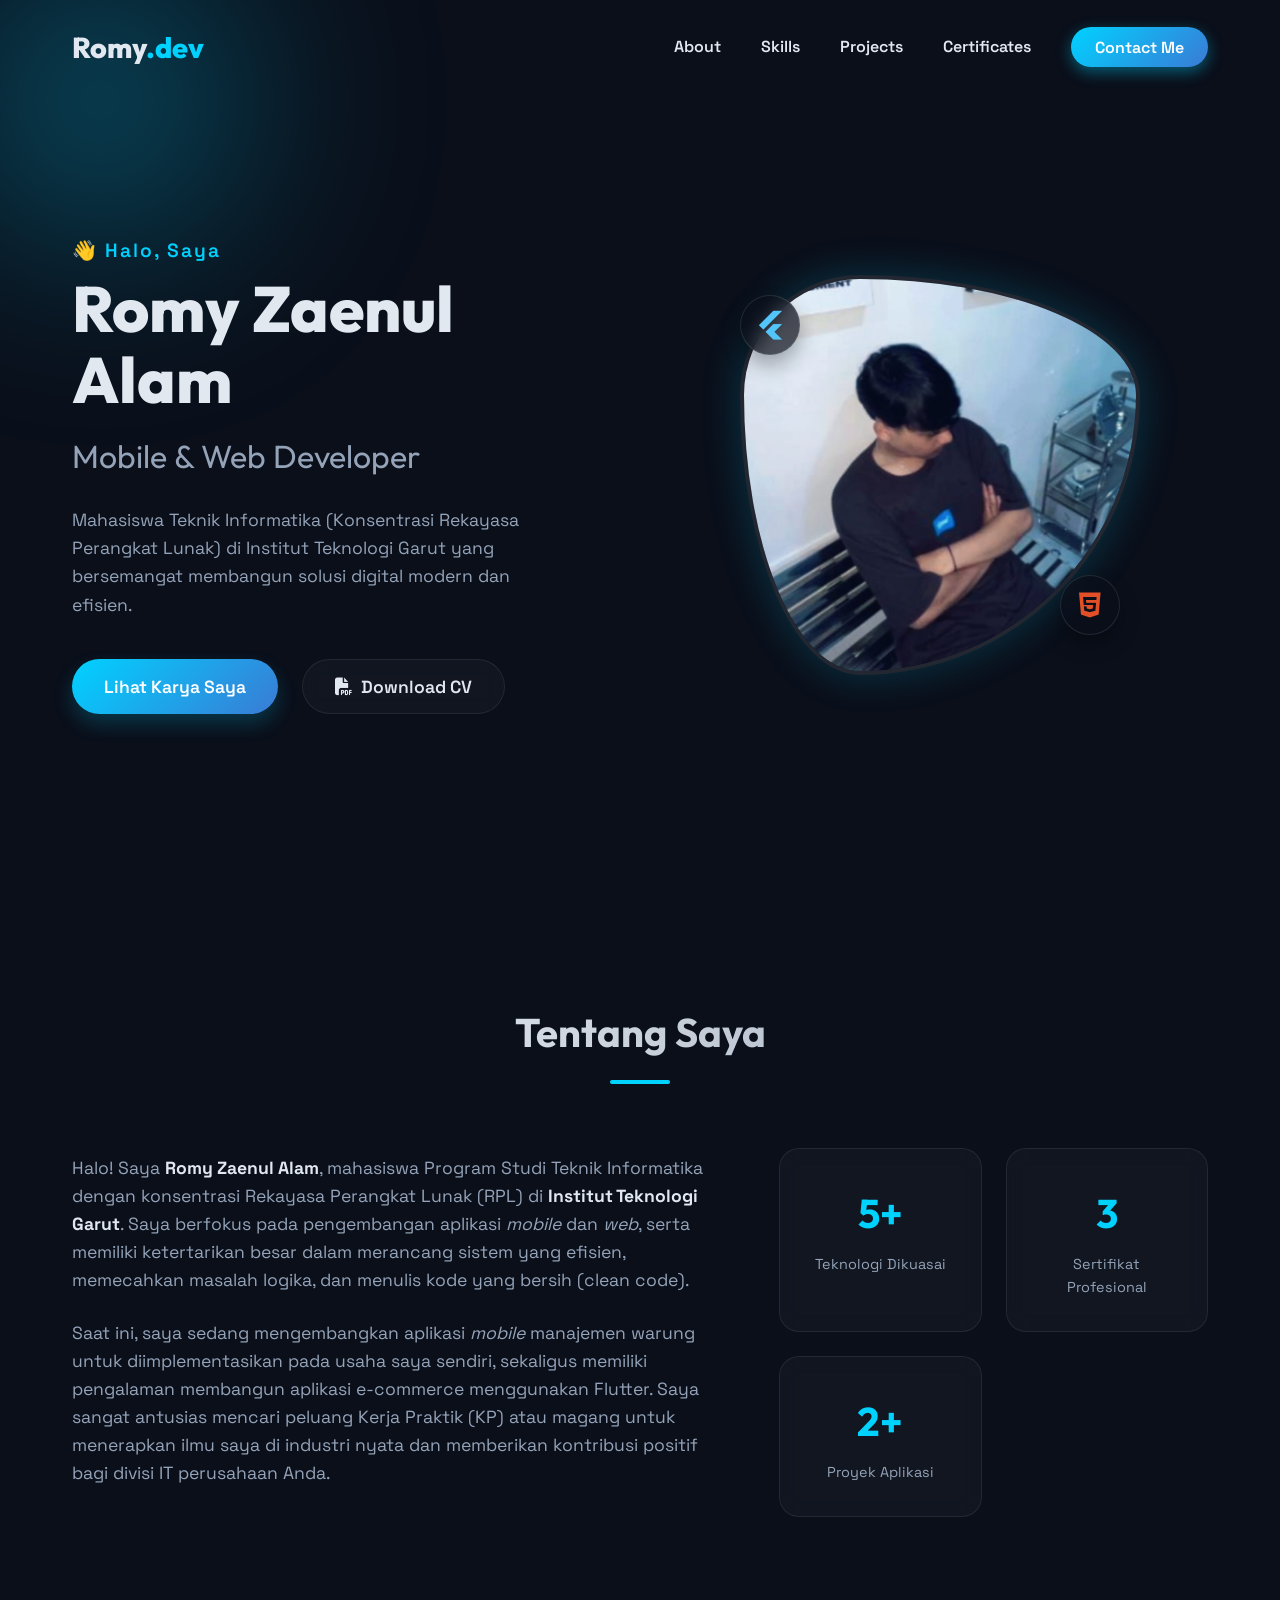
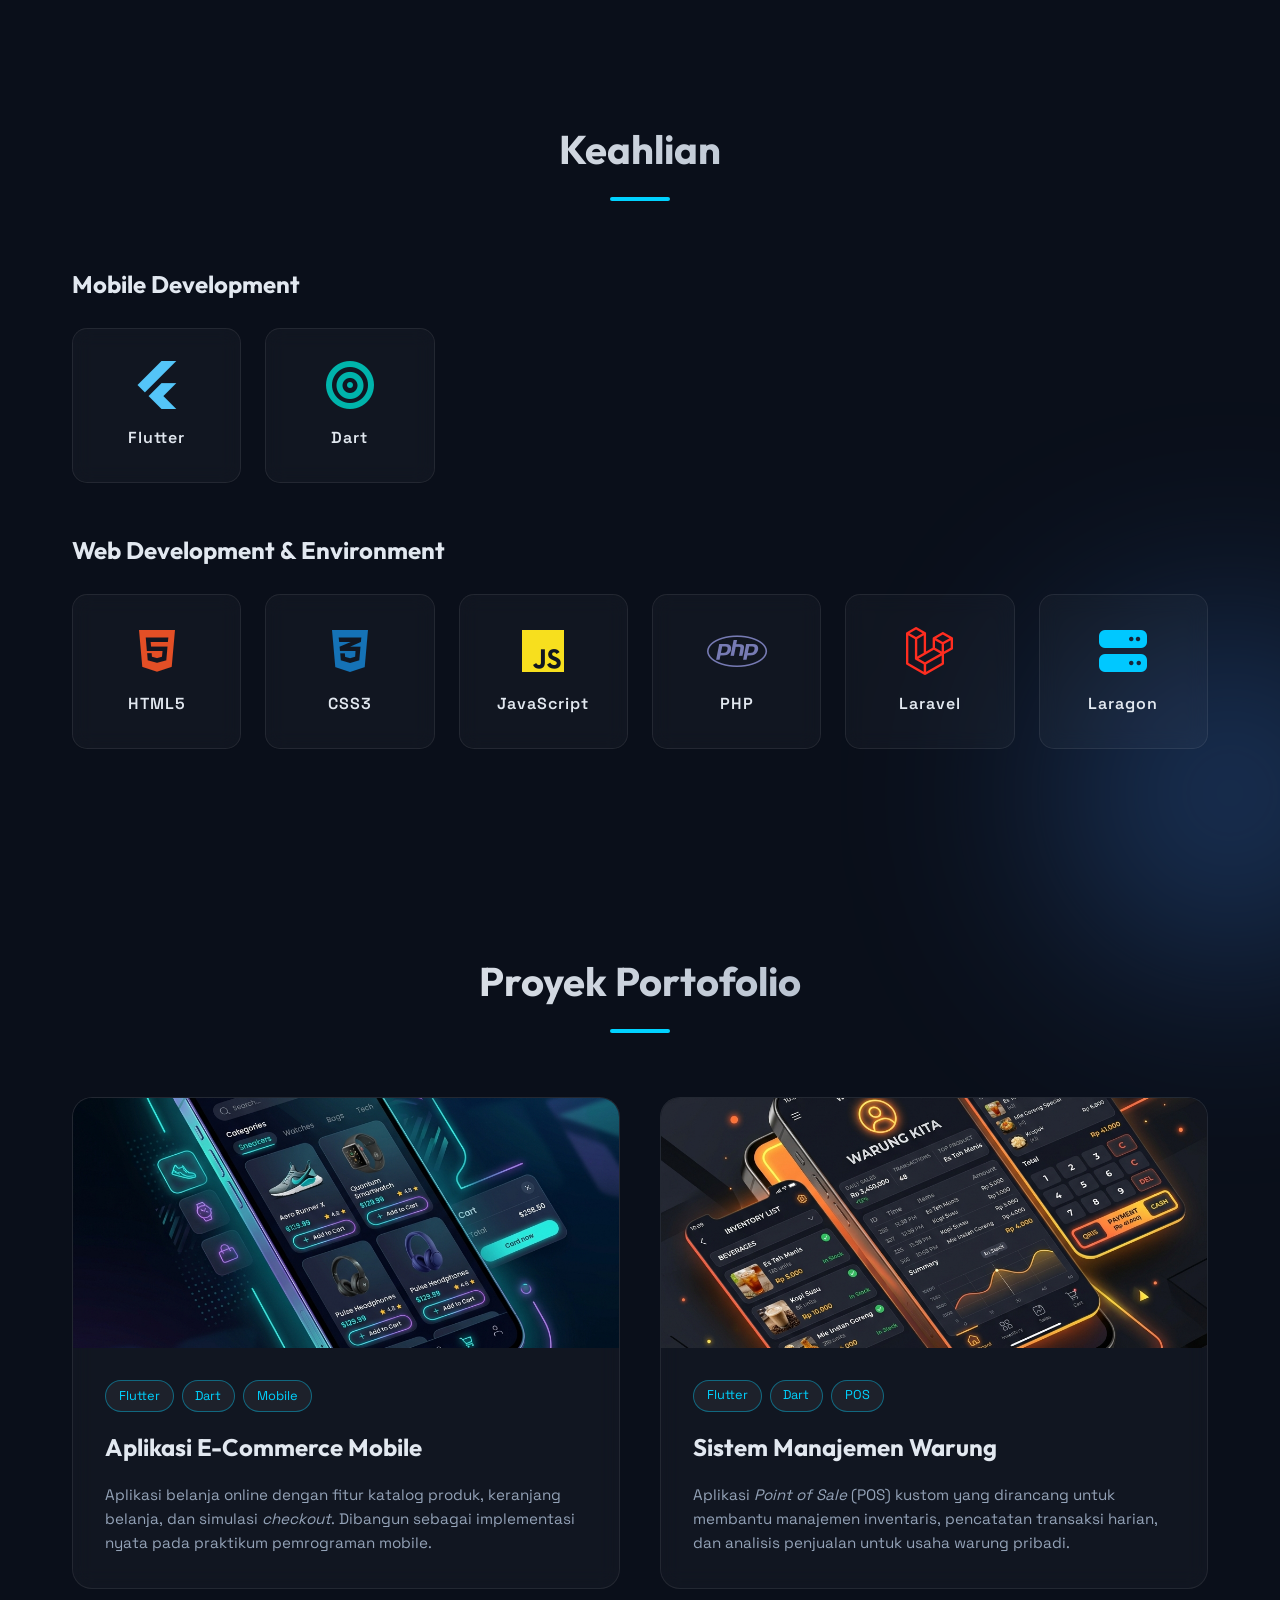
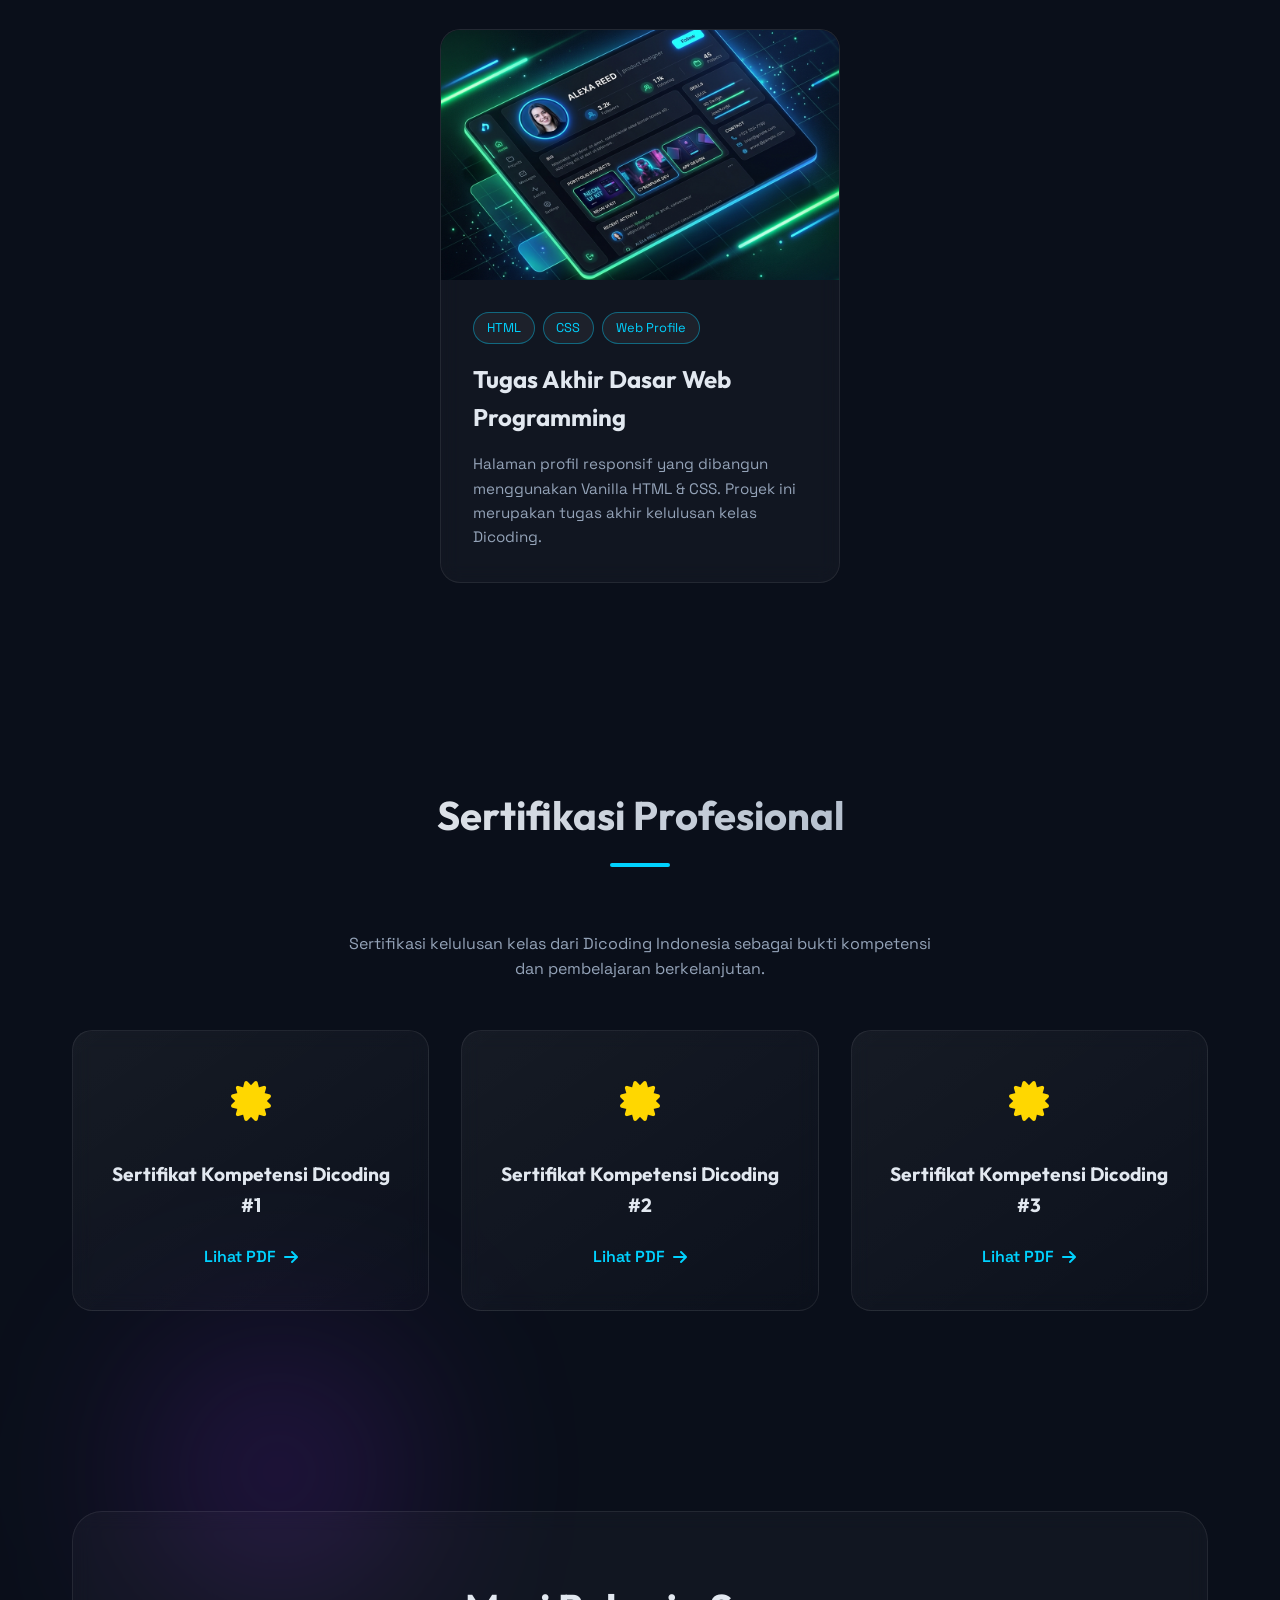
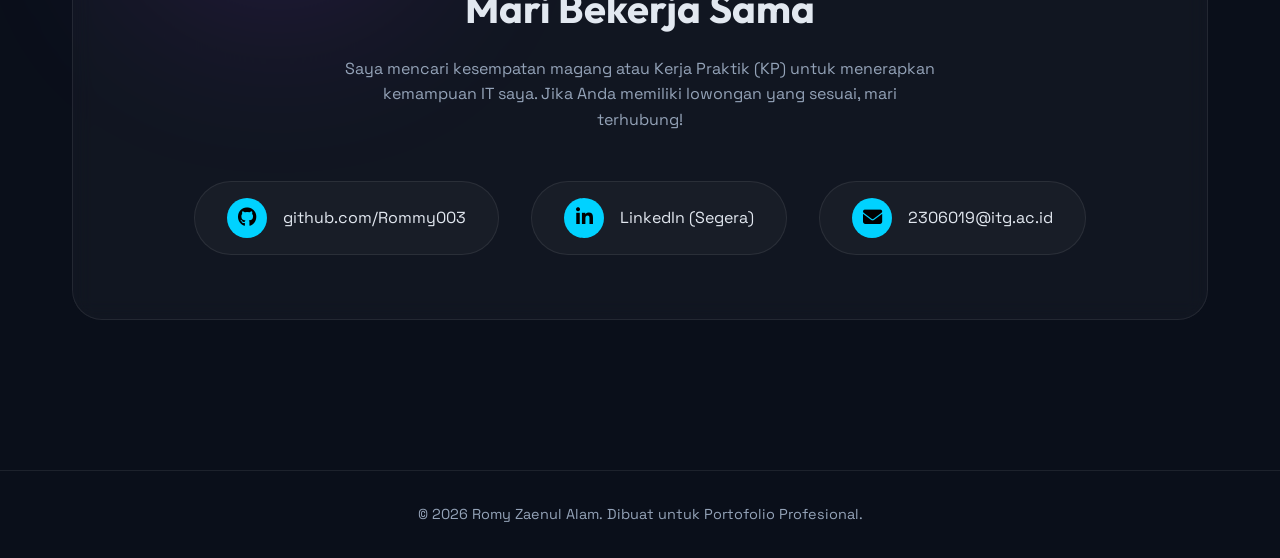
<file: index.html>
<!DOCTYPE html>
<html lang="id">
<head>
    <meta charset="UTF-8">
    <meta name="viewport" content="width=device-width, initial-scale=1.0">
    <title>Romy Zaenul Alam | Portfolio</title>
    <meta name="description" content="Portfolio of Romy Zaenul Alam, a Software Engineering student focused on Mobile & Web Development.">
    <!-- Google Fonts -->
    <link rel="preconnect" href="https://fonts.googleapis.com">
    <link rel="preconnect" href="https://fonts.gstatic.com" crossorigin>
    <link href="https://fonts.googleapis.com/css2?family=Outfit:wght@300;400;600;800&family=Space+Grotesk:wght@400;600;700&display=swap" rel="stylesheet">
    <!-- Font Awesome -->
    <link rel="stylesheet" href="https://cdnjs.cloudflare.com/ajax/libs/font-awesome/6.4.0/css/all.min.css">
    <!-- Custom CSS -->
    <link rel="stylesheet" href="style.css">
</head>
<body>
    <!-- Background Elements -->
    <div class="bg-shape shape-1"></div>
    <div class="bg-shape shape-2"></div>
    <div class="bg-shape shape-3"></div>

    <!-- Navigation -->
    <nav class="navbar">
        <div class="nav-container">
            <a href="#" class="logo">Romy<span>.dev</span></a>
            <ul class="nav-links">
                <li><a href="#about">About</a></li>
                <li><a href="#skills">Skills</a></li>
                <li><a href="#projects">Projects</a></li>
                <li><a href="#certificates">Certificates</a></li>
                <li><a href="#contact" class="btn-contact">Contact Me</a></li>
            </ul>
            <div class="hamburger">
                <i class="fas fa-bars"></i>
            </div>
        </div>
    </nav>

    <!-- Hero Section -->
    <section id="hero" class="hero-section">
        <div class="hero-container">
            <div class="hero-content" data-reveal="left">
                <p class="greeting">👋 Halo, Saya</p>
                <h1 class="name">Romy Zaenul Alam</h1>
                <h2 class="title">Mobile & Web Developer</h2>
                <p class="subtitle">Mahasiswa Teknik Informatika (Konsentrasi Rekayasa Perangkat Lunak) di Institut Teknologi Garut yang bersemangat membangun solusi digital modern dan efisien.</p>
                <div class="hero-cta">
                    <a href="#projects" class="btn primary-btn">Lihat Karya Saya</a>
                    <a href="CV_Romy_Zaenul_Alam_v2.pdf" target="_blank" class="btn secondary-btn"><i class="fas fa-file-pdf"></i> Download CV</a>
                </div>
            </div>
            <div class="hero-image" data-reveal="right">
                <div class="img-wrapper">
                    <img src="assets/images/portofolio.jpeg" alt="Romy Zaenul Alam Avatar">
                    <div class="floating-badge badge-1"><i class="fab fa-flutter"></i></div>
                    <div class="floating-badge badge-2"><i class="fab fa-html5"></i></div>
                </div>
            </div>
        </div>
    </section>

    <!-- About Section -->
    <section id="about" class="about-section">
        <div class="section-header" data-reveal="bottom">
            <h2>Tentang Saya</h2>
            <div class="line"></div>
        </div>
        <div class="about-container">
            <div class="about-text" data-reveal="bottom">
                <p>Halo! Saya <strong>Romy Zaenul Alam</strong>, mahasiswa Program Studi Teknik Informatika dengan konsentrasi Rekayasa Perangkat Lunak (RPL) di <strong>Institut Teknologi Garut</strong>. Saya berfokus pada pengembangan aplikasi <em>mobile</em> dan <em>web</em>, serta memiliki ketertarikan besar dalam merancang sistem yang efisien, memecahkan masalah logika, dan menulis kode yang bersih (clean code).</p>
                <p>Saat ini, saya sedang mengembangkan aplikasi <em>mobile</em> manajemen warung untuk diimplementasikan pada usaha saya sendiri, sekaligus memiliki pengalaman membangun aplikasi e-commerce menggunakan Flutter. Saya sangat antusias mencari peluang Kerja Praktik (KP) atau magang untuk menerapkan ilmu saya di industri nyata dan memberikan kontribusi positif bagi divisi IT perusahaan Anda.</p>
            </div>
            <div class="about-stats" data-reveal="bottom">
                <div class="stat-box">
                    <h3>5+</h3>
                    <p>Teknologi Dikuasai</p>
                </div>
                <div class="stat-box">
                    <h3>3</h3>
                    <p>Sertifikat Profesional</p>
                </div>
                <div class="stat-box">
                    <h3>2+</h3>
                    <p>Proyek Aplikasi</p>
                </div>
            </div>
        </div>
    </section>

    <!-- Skills Section -->
    <section id="skills" class="skills-section">
        <div class="section-header" data-reveal="bottom">
            <h2>Keahlian</h2>
            <div class="line"></div>
        </div>
        <div class="skills-container">
            <div class="skill-category" data-reveal="bottom">
                <h3>Mobile Development</h3>
                <div class="skill-grid">
                    <div class="skill-card">
                        <i class="fab fa-flutter" style="color: #54C5F8;"></i>
                        <span>Flutter</span>
                    </div>
                    <div class="skill-card">
                        <i class="fas fa-bullseye" style="color: #00B4AB;"></i> <!-- Using target for Dart -->
                        <span>Dart</span>
                    </div>
                </div>
            </div>
            <div class="skill-category" data-reveal="bottom" style="transition-delay: 0.2s;">
                <h3>Web Development & Environment</h3>
                <div class="skill-grid">
                    <div class="skill-card">
                        <i class="fab fa-html5" style="color: #E34F26;"></i>
                        <span>HTML5</span>
                    </div>
                    <div class="skill-card">
                        <i class="fab fa-css3-alt" style="color: #1572B6;"></i>
                        <span>CSS3</span>
                    </div>
                    <div class="skill-card">
                        <i class="fab fa-js" style="color: #F7DF1E;"></i>
                        <span>JavaScript</span>
                    </div>
                    <div class="skill-card">
                        <i class="fab fa-php" style="color: #777BB4;"></i>
                        <span>PHP</span>
                    </div>
                    <div class="skill-card">
                        <i class="fab fa-laravel" style="color: #FF2D20;"></i>
                        <span>Laravel</span>
                    </div>
                    <div class="skill-card">
                        <i class="fas fa-server" style="color: #00C8FF;"></i>
                        <span>Laragon</span>
                    </div>
                </div>
            </div>
        </div>
    </section>

    <!-- Projects Section -->
    <section id="projects" class="projects-section">
        <div class="section-header" data-reveal="bottom">
            <h2>Proyek Portofolio</h2>
            <div class="line"></div>
        </div>
        <div class="projects-grid">
            <!-- Project 1 -->
            <div class="project-card" data-reveal="bottom">
                <div class="project-image">
                    <img src="assets/images/ecommerce_app_1785125765086.png" alt="Aplikasi E-Commerce">
                    <div class="project-overlay">
                        <a href="https://github.com/Rommy003/uas_2306019" target="_blank" class="project-link"><i class="fab fa-github"></i> Source Code</a>
                    </div>
                </div>
                <div class="project-info">
                    <div class="project-tags">
                        <span class="tag">Flutter</span>
                        <span class="tag">Dart</span>
                        <span class="tag">Mobile</span>
                    </div>
                    <h3>Aplikasi E-Commerce Mobile</h3>
                    <p>Aplikasi belanja online dengan fitur katalog produk, keranjang belanja, dan simulasi <em>checkout</em>. Dibangun sebagai implementasi nyata pada praktikum pemrograman mobile.</p>
                </div>
            </div>

            <!-- Project 2 -->
            <div class="project-card" data-reveal="bottom" style="transition-delay: 0.2s;">
                <div class="project-image">
                    <img src="assets/images/warung_app_1785125787563.png" alt="Aplikasi Warung">
                    <div class="project-overlay">
                        <span class="project-status">Sedang Berjalan</span>
                    </div>
                </div>
                <div class="project-info">
                    <div class="project-tags">
                        <span class="tag">Flutter</span>
                        <span class="tag">Dart</span>
                        <span class="tag">POS</span>
                    </div>
                    <h3>Sistem Manajemen Warung</h3>
                    <p>Aplikasi <em>Point of Sale</em> (POS) kustom yang dirancang untuk membantu manajemen inventaris, pencatatan transaksi harian, dan analisis penjualan untuk usaha warung pribadi.</p>
                </div>
            </div>
        </div>
        <div class="projects-grid" style="margin-top: 2.5rem;">
            <!-- Project 3 -->
            <div class="project-card" data-reveal="bottom" style="transition-delay: 0.4s; max-width: 400px; margin: 0 auto; grid-column: 1 / -1;">
                <div class="project-image">
                    <img src="assets/images/web_project_mockup.png" alt="Proyek Web Dasar">
                    <div class="project-overlay">
                        <a href="tugas-akhir-dicoding/index.html" target="_blank" class="project-link"><i class="fas fa-external-link-alt"></i> Lihat Web</a>
                    </div>
                </div>
                <div class="project-info">
                    <div class="project-tags">
                        <span class="tag">HTML</span>
                        <span class="tag">CSS</span>
                        <span class="tag">Web Profile</span>
                    </div>
                    <h3>Tugas Akhir Dasar Web Programming</h3>
                    <p>Halaman profil responsif yang dibangun menggunakan Vanilla HTML & CSS. Proyek ini merupakan tugas akhir kelulusan kelas Dicoding.</p>
                </div>
            </div>
        </div>
    </section>

    <!-- Certificates Section -->
    <section id="certificates" class="certificates-section">
        <div class="section-header" data-reveal="bottom">
            <h2>Sertifikasi Profesional</h2>
            <div class="line"></div>
        </div>
        <p class="cert-desc" data-reveal="bottom">Sertifikasi kelulusan kelas dari Dicoding Indonesia sebagai bukti kompetensi dan pembelajaran berkelanjutan.</p>
        <div class="cert-grid">
            <div class="cert-card" data-reveal="bottom">
                <div class="cert-icon"><i class="fas fa-certificate"></i></div>
                <h3>Sertifikat Kompetensi Dicoding #1</h3>
                <a href="assets/certificates/sertifikat_course_123_5127269_040226213321.pdf" target="_blank" class="view-cert">Lihat PDF <i class="fas fa-arrow-right"></i></a>
            </div>
            <div class="cert-card" data-reveal="bottom" style="transition-delay: 0.1s;">
                <div class="cert-icon"><i class="fas fa-certificate"></i></div>
                <h3>Sertifikat Kompetensi Dicoding #2</h3>
                <a href="assets/certificates/sertifikat_course_256_5127269_120226213925.pdf" target="_blank" class="view-cert">Lihat PDF <i class="fas fa-arrow-right"></i></a>
            </div>
            <div class="cert-card" data-reveal="bottom" style="transition-delay: 0.2s;">
                <div class="cert-icon"><i class="fas fa-certificate"></i></div>
                <h3>Sertifikat Kompetensi Dicoding #3</h3>
                <a href="assets/certificates/sertifikat_course_653_5127269_241125195050.pdf" target="_blank" class="view-cert">Lihat PDF <i class="fas fa-arrow-right"></i></a>
            </div>
        </div>
    </section>

    <!-- Contact Section -->
    <section id="contact" class="contact-section">
        <div class="contact-container" data-reveal="bottom">
            <h2>Mari Bekerja Sama</h2>
            <p>Saya mencari kesempatan magang atau Kerja Praktik (KP) untuk menerapkan kemampuan IT saya. Jika Anda memiliki lowongan yang sesuai, mari terhubung!</p>
            
            <div class="contact-links">
                <a href="https://github.com/Rommy003" target="_blank" class="contact-item">
                    <div class="icon-box"><i class="fab fa-github"></i></div>
                    <span>github.com/Rommy003</span>
                </a>
                <a href="#" class="contact-item">
                    <div class="icon-box"><i class="fab fa-linkedin-in"></i></div>
                    <span>LinkedIn (Segera)</span>
                </a>
                <a href="mailto:2306019@itg.ac.id" class="contact-item">
                    <div class="icon-box"><i class="fas fa-envelope"></i></div>
                    <span>2306019@itg.ac.id</span>
                </a>
            </div>
        </div>
    </section>

    <!-- Footer -->
    <footer>
        <p>&copy; 2026 Romy Zaenul Alam. Dibuat untuk Portofolio Profesional.</p>
    </footer>

    <!-- Script -->
    <script src="script.js"></script>
</body>
</html>
</file>
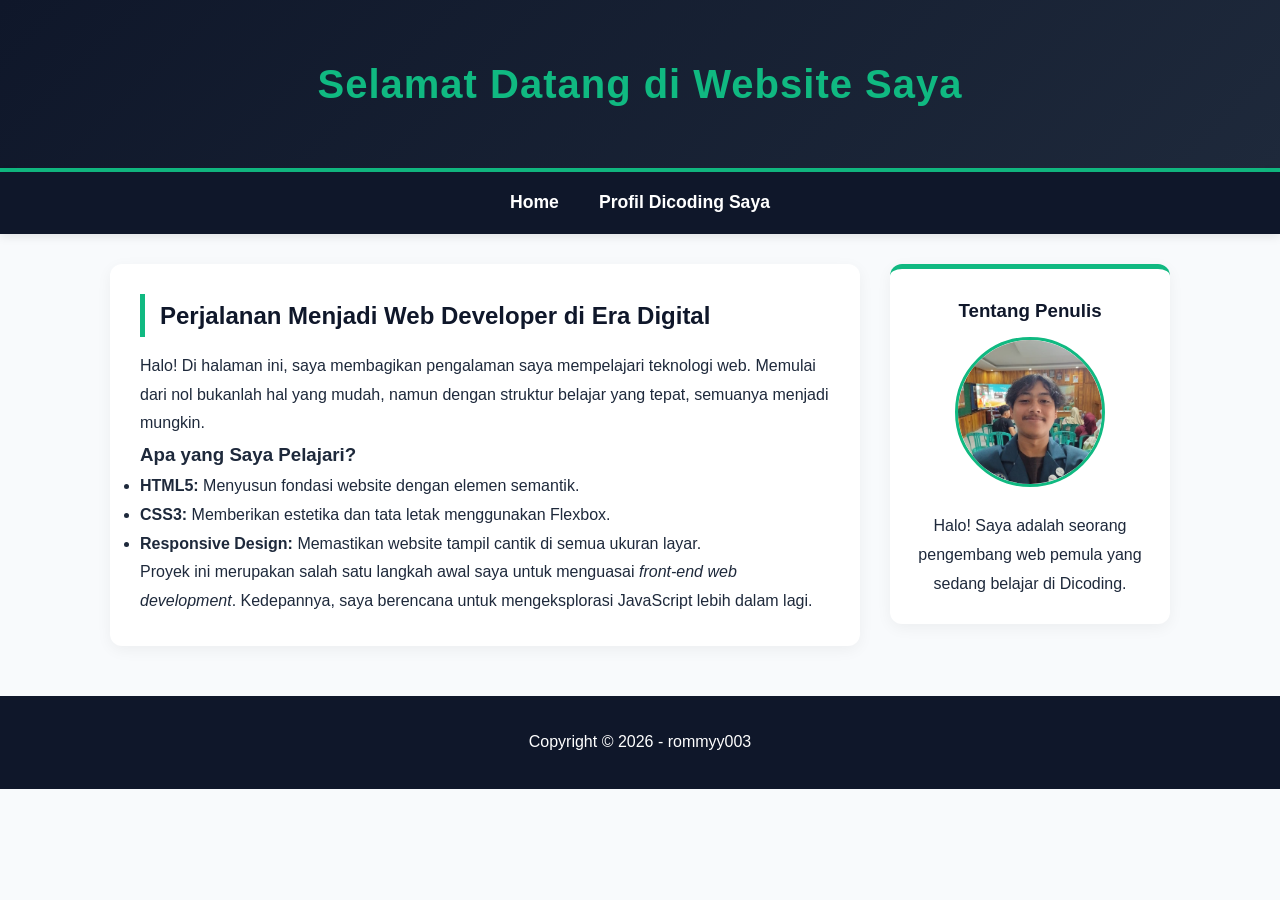
<file: tugas-akhir-dicoding/index.html>
<!DOCTYPE html>
<html lang="id">
<head>
    <meta charset="UTF-8">
    <meta name="viewport" content="width=device-width, initial-scale=1.0">
    <title>Tugas Akhir Membuat Website</title>
    <link rel="stylesheet" href="style.css">
</head>
<body>

    <header>
        <h1>Selamat Datang di Website Saya</h1>
    </header>

    <nav>
        <ul>
            <li><a href="#">Home</a></li>
            <li><a href="https://www.dicoding.com/users/rommyy003/academies" target="_blank">Profil Dicoding Saya</a></li>
        </ul>
    </nav>

    <main class="content-wrapper">
        <article>
    <h2>Perjalanan Menjadi Web Developer di Era Digital</h2>
    <p>Halo! Di halaman ini, saya membagikan pengalaman saya mempelajari teknologi web. Memulai dari nol bukanlah hal yang mudah, namun dengan struktur belajar yang tepat, semuanya menjadi mungkin.</p>
    
    <h3>Apa yang Saya Pelajari?</h3>
    <ul>
        <li><strong>HTML5:</strong> Menyusun fondasi website dengan elemen semantik.</li>
        <li><strong>CSS3:</strong> Memberikan estetika dan tata letak menggunakan Flexbox.</li>
        <li><strong>Responsive Design:</strong> Memastikan website tampil cantik di semua ukuran layar.</li>
    </ul>
    
    <p>Proyek ini merupakan salah satu langkah awal saya untuk menguasai <i>front-end web development</i>. Kedepannya, saya berencana untuk mengeksplorasi JavaScript lebih dalam lagi.</p>
</article>

        <aside>
            <h3>Tentang Penulis</h3>
            <img src="foto-profil.jpg" alt="Foto Profil" width="200">
            <p>Halo! Saya adalah seorang pengembang web pemula yang sedang belajar di Dicoding.</p>
        </aside>
    </main>

    <footer>
        <p>Copyright &copy; 2026 - rommyy003</p>
    </footer>

</body>
</html>
</file>
<file: style.css>
/* Base Variables */
:root {
    --bg-color: #0A0F1A;
    --text-main: #E2E8F0;
    --text-muted: #94A3B8;
    --primary: #00D2FF;
    --primary-glow: rgba(0, 210, 255, 0.4);
    --secondary: #3A7BD5;
    --accent: #54C5F8; /* Flutter Blue */
    --card-bg: rgba(255, 255, 255, 0.03);
    --card-border: rgba(255, 255, 255, 0.08);
    --glass-bg: rgba(10, 15, 26, 0.7);
    --glass-border: rgba(255, 255, 255, 0.1);
}

/* Reset & Typography */
* {
    margin: 0;
    padding: 0;
    box-sizing: border-box;
    scroll-behavior: smooth;
}

body {
    font-family: 'Space Grotesk', sans-serif;
    background-color: var(--bg-color);
    color: var(--text-main);
    line-height: 1.6;
    overflow-x: hidden;
    position: relative;
}

h1, h2, h3, h4, .logo, .name {
    font-family: 'Outfit', sans-serif;
}

a {
    text-decoration: none;
    color: inherit;
}

ul {
    list-style: none;
}

/* Background Elements (Blobs) */
.bg-shape {
    position: absolute;
    border-radius: 50%;
    filter: blur(100px);
    z-index: -1;
    opacity: 0.5;
    animation: float 20s infinite alternate;
}

.shape-1 {
    width: 400px;
    height: 400px;
    background: radial-gradient(circle, var(--primary) 0%, transparent 70%);
    top: -100px;
    left: -100px;
}

.shape-2 {
    width: 500px;
    height: 500px;
    background: radial-gradient(circle, var(--secondary) 0%, transparent 70%);
    top: 40%;
    right: -200px;
    animation-delay: -5s;
}

.shape-3 {
    width: 300px;
    height: 300px;
    background: radial-gradient(circle, #8A2BE2 0%, transparent 70%);
    bottom: 10%;
    left: 10%;
    animation-delay: -10s;
}

@keyframes float {
    0% { transform: translate(0, 0) scale(1); }
    100% { transform: translate(50px, 50px) scale(1.1); }
}

/* Navbar (Glassmorphism) */
.navbar {
    position: fixed;
    top: 0;
    width: 100%;
    padding: 1.5rem 0;
    z-index: 1000;
    transition: 0.3s;
}

.navbar.scrolled {
    background: var(--glass-bg);
    backdrop-filter: blur(10px);
    -webkit-backdrop-filter: blur(10px);
    border-bottom: 1px solid var(--glass-border);
    padding: 1rem 0;
}

.nav-container {
    max-width: 1200px;
    margin: 0 auto;
    padding: 0 2rem;
    display: flex;
    justify-content: space-between;
    align-items: center;
}

.logo {
    font-size: 1.8rem;
    font-weight: 800;
    color: var(--text-main);
}

.logo span {
    color: var(--primary);
}

.nav-links {
    display: flex;
    gap: 2.5rem;
    align-items: center;
}

.nav-links a {
    font-weight: 600;
    font-size: 1rem;
    transition: 0.3s;
    position: relative;
}

.nav-links a:not(.btn-contact)::after {
    content: '';
    position: absolute;
    width: 0;
    height: 2px;
    bottom: -5px;
    left: 0;
    background: var(--primary);
    transition: 0.3s;
}

.nav-links a:hover:not(.btn-contact)::after {
    width: 100%;
}

.nav-links a:hover {
    color: var(--primary);
}

.btn-contact {
    background: linear-gradient(135deg, var(--primary), var(--secondary));
    padding: 0.6rem 1.5rem;
    border-radius: 50px;
    color: #fff !important;
    font-weight: 600;
    transition: 0.3s;
    box-shadow: 0 5px 15px var(--primary-glow);
}

.btn-contact:hover {
    transform: translateY(-2px);
    box-shadow: 0 8px 20px var(--primary-glow);
}

.hamburger {
    display: none;
    font-size: 1.5rem;
    cursor: pointer;
}

/* Sections Common */
section {
    padding: 100px 2rem;
    max-width: 1200px;
    margin: 0 auto;
}

.section-header {
    text-align: center;
    margin-bottom: 4rem;
}

.section-header h2 {
    font-size: 2.5rem;
    margin-bottom: 1rem;
    background: linear-gradient(to right, #fff, var(--text-muted));
    -webkit-background-clip: text;
    -webkit-text-fill-color: transparent;
}

.line {
    width: 60px;
    height: 4px;
    background: var(--primary);
    margin: 0 auto;
    border-radius: 2px;
}

/* Hero Section */
.hero-section {
    min-height: 100vh;
    display: flex;
    align-items: center;
    padding-top: 150px;
}

.hero-container {
    display: flex;
    align-items: center;
    justify-content: space-between;
    gap: 4rem;
    width: 100%;
}

.hero-content {
    flex: 1;
}

.greeting {
    font-size: 1.2rem;
    color: var(--primary);
    font-weight: 600;
    margin-bottom: 0.5rem;
    letter-spacing: 2px;
}

.name {
    font-size: 4rem;
    line-height: 1.1;
    margin-bottom: 1rem;
    font-weight: 800;
}

.title {
    font-size: 2rem;
    color: var(--text-muted);
    margin-bottom: 1.5rem;
    font-weight: 400;
}

.subtitle {
    font-size: 1.1rem;
    color: var(--text-muted);
    margin-bottom: 2.5rem;
    max-width: 500px;
}

.hero-cta {
    display: flex;
    gap: 1.5rem;
}

.btn {
    padding: 0.8rem 2rem;
    border-radius: 50px;
    font-weight: 600;
    font-size: 1.1rem;
    transition: all 0.3s ease;
    display: inline-flex;
    align-items: center;
    gap: 0.5rem;
}

.primary-btn {
    background: linear-gradient(135deg, var(--primary), var(--secondary));
    color: #fff;
    box-shadow: 0 10px 20px rgba(0, 210, 255, 0.2);
}

.primary-btn:hover {
    transform: translateY(-3px);
    box-shadow: 0 15px 25px rgba(0, 210, 255, 0.4);
}

.secondary-btn {
    background: var(--card-bg);
    border: 1px solid var(--card-border);
    color: var(--text-main);
    backdrop-filter: blur(10px);
}

.secondary-btn:hover {
    background: rgba(255,255,255,0.1);
    transform: translateY(-3px);
}

.hero-image {
    flex: 1;
    position: relative;
    display: flex;
    justify-content: center;
}

.img-wrapper {
    position: relative;
    width: 400px;
    height: 400px;
}

.img-wrapper img {
    width: 100%;
    height: 100%;
    object-fit: cover;
    border-radius: 30% 70% 70% 30% / 30% 30% 70% 70%;
    border: 4px solid var(--glass-border);
    box-shadow: 0 0 40px rgba(0, 210, 255, 0.2);
    animation: morph 8s ease-in-out infinite;
}

@keyframes morph {
    0% { border-radius: 30% 70% 70% 30% / 30% 30% 70% 70%; }
    50% { border-radius: 70% 30% 30% 70% / 70% 70% 30% 30%; }
    100% { border-radius: 30% 70% 70% 30% / 30% 30% 70% 70%; }
}

.floating-badge {
    position: absolute;
    width: 60px;
    height: 60px;
    background: var(--glass-bg);
    border: 1px solid var(--glass-border);
    border-radius: 50%;
    display: flex;
    justify-content: center;
    align-items: center;
    font-size: 1.8rem;
    backdrop-filter: blur(10px);
    box-shadow: 0 10px 20px rgba(0,0,0,0.3);
    animation: float-badge 4s ease-in-out infinite alternate;
}

.badge-1 {
    top: 20px;
    left: 0;
    color: #54C5F8; /* Flutter */
}

.badge-2 {
    bottom: 40px;
    right: 20px;
    color: #E34F26; /* HTML */
    animation-delay: -2s;
}

@keyframes float-badge {
    0% { transform: translateY(0); }
    100% { transform: translateY(-20px); }
}

/* About Section */
.about-container {
    display: flex;
    gap: 4rem;
    align-items: center;
}

.about-text {
    flex: 1.5;
}

.about-text p {
    font-size: 1.1rem;
    color: var(--text-muted);
    margin-bottom: 1.5rem;
}

.about-text strong {
    color: var(--text-main);
}

.about-stats {
    flex: 1;
    display: grid;
    grid-template-columns: 1fr 1fr;
    gap: 1.5rem;
}

.stat-box {
    background: var(--card-bg);
    border: 1px solid var(--card-border);
    border-radius: 20px;
    padding: 2rem;
    text-align: center;
    backdrop-filter: blur(10px);
    transition: 0.3s;
}

.stat-box:hover {
    transform: translateY(-5px);
    border-color: var(--primary);
    box-shadow: 0 10px 30px rgba(0, 210, 255, 0.1);
}

.stat-box h3 {
    font-size: 2.5rem;
    color: var(--primary);
    margin-bottom: 0.5rem;
}

.stat-box p {
    font-size: 0.9rem;
    color: var(--text-muted);
}

/* Skills Section */
.skills-container {
    display: flex;
    flex-direction: column;
    gap: 3rem;
}

.skill-category h3 {
    font-size: 1.5rem;
    margin-bottom: 1.5rem;
    color: var(--text-main);
}

.skill-grid {
    display: grid;
    grid-template-columns: repeat(auto-fill, minmax(150px, 1fr));
    gap: 1.5rem;
}

.skill-card {
    background: var(--card-bg);
    border: 1px solid var(--card-border);
    border-radius: 15px;
    padding: 2rem 1rem;
    text-align: center;
    backdrop-filter: blur(10px);
    transition: 0.3s;
    display: flex;
    flex-direction: column;
    align-items: center;
    gap: 1rem;
}

.skill-card:hover {
    transform: translateY(-5px);
    border-color: var(--primary);
    background: rgba(255,255,255,0.05);
}

.skill-card i {
    font-size: 3rem;
}

.skill-card span {
    font-weight: 600;
    letter-spacing: 1px;
}

/* Projects Section */
.projects-grid {
    display: grid;
    grid-template-columns: repeat(auto-fit, minmax(350px, 1fr));
    gap: 2.5rem;
}

.project-card {
    background: var(--card-bg);
    border: 1px solid var(--card-border);
    border-radius: 20px;
    overflow: hidden;
    backdrop-filter: blur(10px);
    transition: 0.3s;
}

.project-card:hover {
    transform: translateY(-10px);
    border-color: var(--primary);
    box-shadow: 0 15px 30px rgba(0,0,0,0.5);
}

.project-image {
    position: relative;
    height: 250px;
    overflow: hidden;
}

.project-image img {
    width: 100%;
    height: 100%;
    object-fit: cover;
    transition: 0.5s;
}

.project-card:hover .project-image img {
    transform: scale(1.1);
}

.project-overlay {
    position: absolute;
    top: 0;
    left: 0;
    width: 100%;
    height: 100%;
    background: rgba(10, 15, 26, 0.8);
    display: flex;
    justify-content: center;
    align-items: center;
    opacity: 0;
    transition: 0.3s;
}

.project-card:hover .project-overlay {
    opacity: 1;
}

.project-link {
    background: var(--primary);
    color: #000;
    padding: 0.8rem 1.5rem;
    border-radius: 50px;
    font-weight: 600;
    transform: translateY(20px);
    transition: 0.3s;
}

.project-card:hover .project-link {
    transform: translateY(0);
}

.project-status {
    background: #FFB020;
    color: #000;
    padding: 0.5rem 1rem;
    border-radius: 50px;
    font-weight: 600;
    font-size: 0.9rem;
}

.project-info {
    padding: 2rem;
}

.project-tags {
    display: flex;
    gap: 0.5rem;
    margin-bottom: 1rem;
}

.tag {
    font-size: 0.8rem;
    padding: 0.3rem 0.8rem;
    background: rgba(255,255,255,0.05);
    border-radius: 20px;
    color: var(--primary);
    border: 1px solid var(--primary-glow);
}

.project-info h3 {
    font-size: 1.5rem;
    margin-bottom: 1rem;
}

.project-info p {
    color: var(--text-muted);
    font-size: 0.95rem;
}

/* Certificates Section */
.cert-desc {
    text-align: center;
    color: var(--text-muted);
    margin-bottom: 3rem;
    max-width: 600px;
    margin-left: auto;
    margin-right: auto;
}

.cert-grid {
    display: grid;
    grid-template-columns: repeat(auto-fit, minmax(300px, 1fr));
    gap: 2rem;
}

.cert-card {
    background: linear-gradient(145deg, rgba(255,255,255,0.05) 0%, rgba(255,255,255,0.01) 100%);
    border: 1px solid var(--card-border);
    border-radius: 20px;
    padding: 2.5rem 2rem;
    text-align: center;
    backdrop-filter: blur(10px);
    transition: 0.3s;
}

.cert-card:hover {
    transform: translateY(-5px);
    border-color: var(--primary);
}

.cert-icon {
    font-size: 2.5rem;
    color: #FFD700; /* Gold */
    margin-bottom: 1.5rem;
}

.cert-card h3 {
    font-size: 1.2rem;
    margin-bottom: 1.5rem;
}

.view-cert {
    color: var(--primary);
    font-weight: 600;
    display: inline-flex;
    align-items: center;
    gap: 0.5rem;
    transition: 0.3s;
}

.view-cert:hover {
    gap: 0.8rem;
}

/* Contact Section */
.contact-section {
    padding-bottom: 150px;
}

.contact-container {
    background: var(--card-bg);
    border: 1px solid var(--card-border);
    border-radius: 30px;
    padding: 4rem;
    text-align: center;
    backdrop-filter: blur(10px);
}

.contact-container h2 {
    font-size: 2.5rem;
    margin-bottom: 1rem;
}

.contact-container p {
    color: var(--text-muted);
    max-width: 600px;
    margin: 0 auto 3rem;
}

.contact-links {
    display: flex;
    justify-content: center;
    gap: 2rem;
    flex-wrap: wrap;
}

.contact-item {
    display: flex;
    align-items: center;
    gap: 1rem;
    background: rgba(255,255,255,0.03);
    padding: 1rem 2rem;
    border-radius: 50px;
    border: 1px solid var(--card-border);
    transition: 0.3s;
}

.contact-item:hover {
    background: rgba(255,255,255,0.1);
    transform: translateY(-3px);
    border-color: var(--primary);
}

.icon-box {
    width: 40px;
    height: 40px;
    background: var(--primary);
    color: #000;
    border-radius: 50%;
    display: flex;
    justify-content: center;
    align-items: center;
    font-size: 1.2rem;
}

/* Footer */
footer {
    text-align: center;
    padding: 2rem;
    border-top: 1px solid var(--card-border);
    color: var(--text-muted);
    font-size: 0.9rem;
}

/* Scroll Reveal Animations */
[data-reveal] {
    opacity: 0;
    transition: all 1s ease;
}

[data-reveal="left"] { transform: translateX(-50px); }
[data-reveal="right"] { transform: translateX(50px); }
[data-reveal="bottom"] { transform: translateY(50px); }

[data-reveal].revealed {
    opacity: 1;
    transform: translate(0, 0);
}

/* Responsive Design */
@media (max-width: 992px) {
    .hero-container, .about-container {
        flex-direction: column;
        text-align: center;
    }
    
    .hero-cta {
        justify-content: center;
    }
    
    .name {
        font-size: 3rem;
    }
    
    .subtitle {
        margin: 0 auto 2.5rem;
    }
}

@media (max-width: 768px) {
    .nav-links {
        position: fixed;
        top: 0;
        right: -100%;
        width: 70%;
        height: 100vh;
        background: rgba(10, 15, 26, 0.95);
        backdrop-filter: blur(15px);
        flex-direction: column;
        justify-content: center;
        transition: 0.5s;
        border-left: 1px solid var(--card-border);
    }
    
    .nav-links.active {
        right: 0;
    }
    
    .hamburger {
        display: block;
        z-index: 1001;
    }
    
    .contact-container {
        padding: 2rem;
    }
    
    .contact-links {
        flex-direction: column;
    }
}
</file>
<file: tugas-akhir-dicoding/style.css>
/* Variabel Warna agar mudah diatur */
:root {
    --primary-color: #0f172a;    /* Biru Gelap Modern */
    --secondary-color: #10b981;  /* Hijau Emerald */
    --accent-color: #38bdf8;     /* Biru Muda */
    --bg-body: #f8fafc;
    --text-main: #1e293b;
    --white: #ffffff;
}

/* Reset Dasar */
* {
    box-sizing: border-box;
    margin: 0;
    padding: 0;
}

body {
    font-family: 'Segoe UI', Tahoma, Geneva, Verdana, sans-serif;
    background-color: var(--bg-body);
    color: var(--text-main);
    line-height: 1.8;
}

/* Header */
header {
    background: linear-gradient(135deg, var(--primary-color), #1e293b);
    color: var(--secondary-color);
    text-align: center;
    padding: 3rem 1rem;
    border-bottom: 4px solid var(--secondary-color);
}

header h1 {
    font-size: 2.5rem;
    letter-spacing: 1px;
}

/* Navigasi */
nav {
    background-color: var(--primary-color);
    padding: 15px 0;
    position: sticky; /* Tetap di atas saat di-scroll */
    top: 0;
    z-index: 1000;
    box-shadow: 0 2px 10px rgba(0,0,0,0.1);
}

nav ul {
    list-style: none;
    display: flex; 
    justify-content: center;
}

nav ul li {
    margin: 0 20px;
}

nav a {
    color: var(--white);
    text-decoration: none;
    font-weight: 600;
    font-size: 1.1rem;
    transition: color 0.3s ease;
}

nav a:hover {
    color: var(--secondary-color);
}

/* SYARAT: Layout Utama menggunakan Flexbox */
.content-wrapper {
    display: flex;
    flex-wrap: wrap; 
    max-width: 1100px; /* Agar konten tidak terlalu lebar di monitor besar */
    margin: 30px auto;
    padding: 0 20px;
    gap: 30px;
}

/* Bagian Artikel */
article {
    flex: 3; 
    background: var(--white);
    padding: 30px;
    border-radius: 12px;
    box-shadow: 0 4px 15px rgba(0,0,0,0.05);
}

article h2 {
    color: var(--primary-color);
    margin-bottom: 15px;
    border-left: 5px solid var(--secondary-color);
    padding-left: 15px;
}

/* Bagian Aside (Sidebar) */
aside {
    flex: 1; 
    background: var(--white);
    padding: 25px;
    border-radius: 12px;
    text-align: center;
    box-shadow: 0 4px 15px rgba(0,0,0,0.05);
    border-top: 5px solid var(--secondary-color);
    height: fit-content;
}

aside img {
    max-width: 150px;
    height: 150px;
    object-fit: cover; /* Agar gambar tidak gepeng */
    border-radius: 50%;
    margin-bottom: 15px;
    border: 3px solid var(--secondary-color);
}

aside h3 {
    margin-bottom: 10px;
    color: var(--primary-color);
}

/* Footer */
footer {
    background-color: var(--primary-color);
    color: var(--white);
    text-align: center;
    padding: 2rem;
    margin-top: 50px;
}

/* Responsif untuk HP (Layar di bawah 768px) */
@media (max-width: 768px) {
    .content-wrapper {
        flex-direction: column; /* Artikel dan Aside akan bertumpuk atas-bawah */
    }
    
    header h1 {
        font-size: 1.8rem;
    }

    nav ul {
        flex-direction: column;
        align-items: center;
        gap: 10px;
    }
}
</file>
